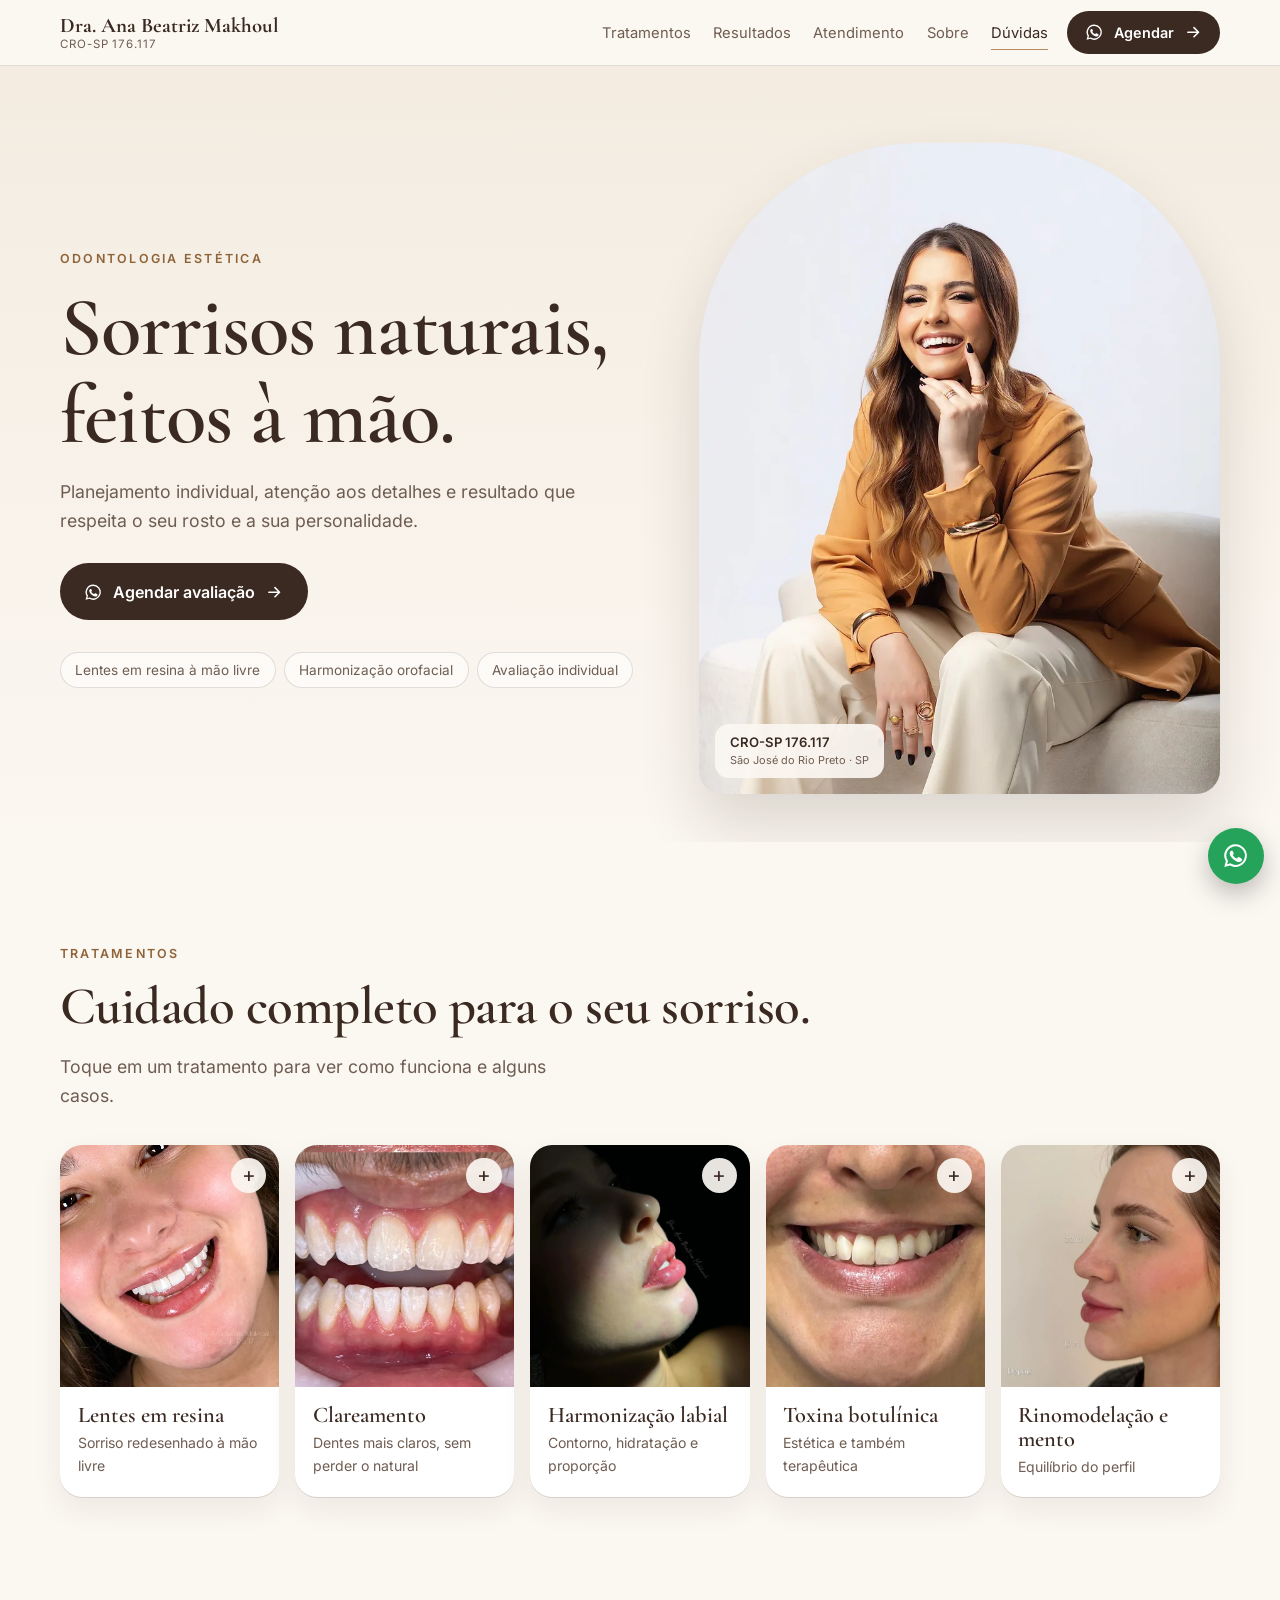
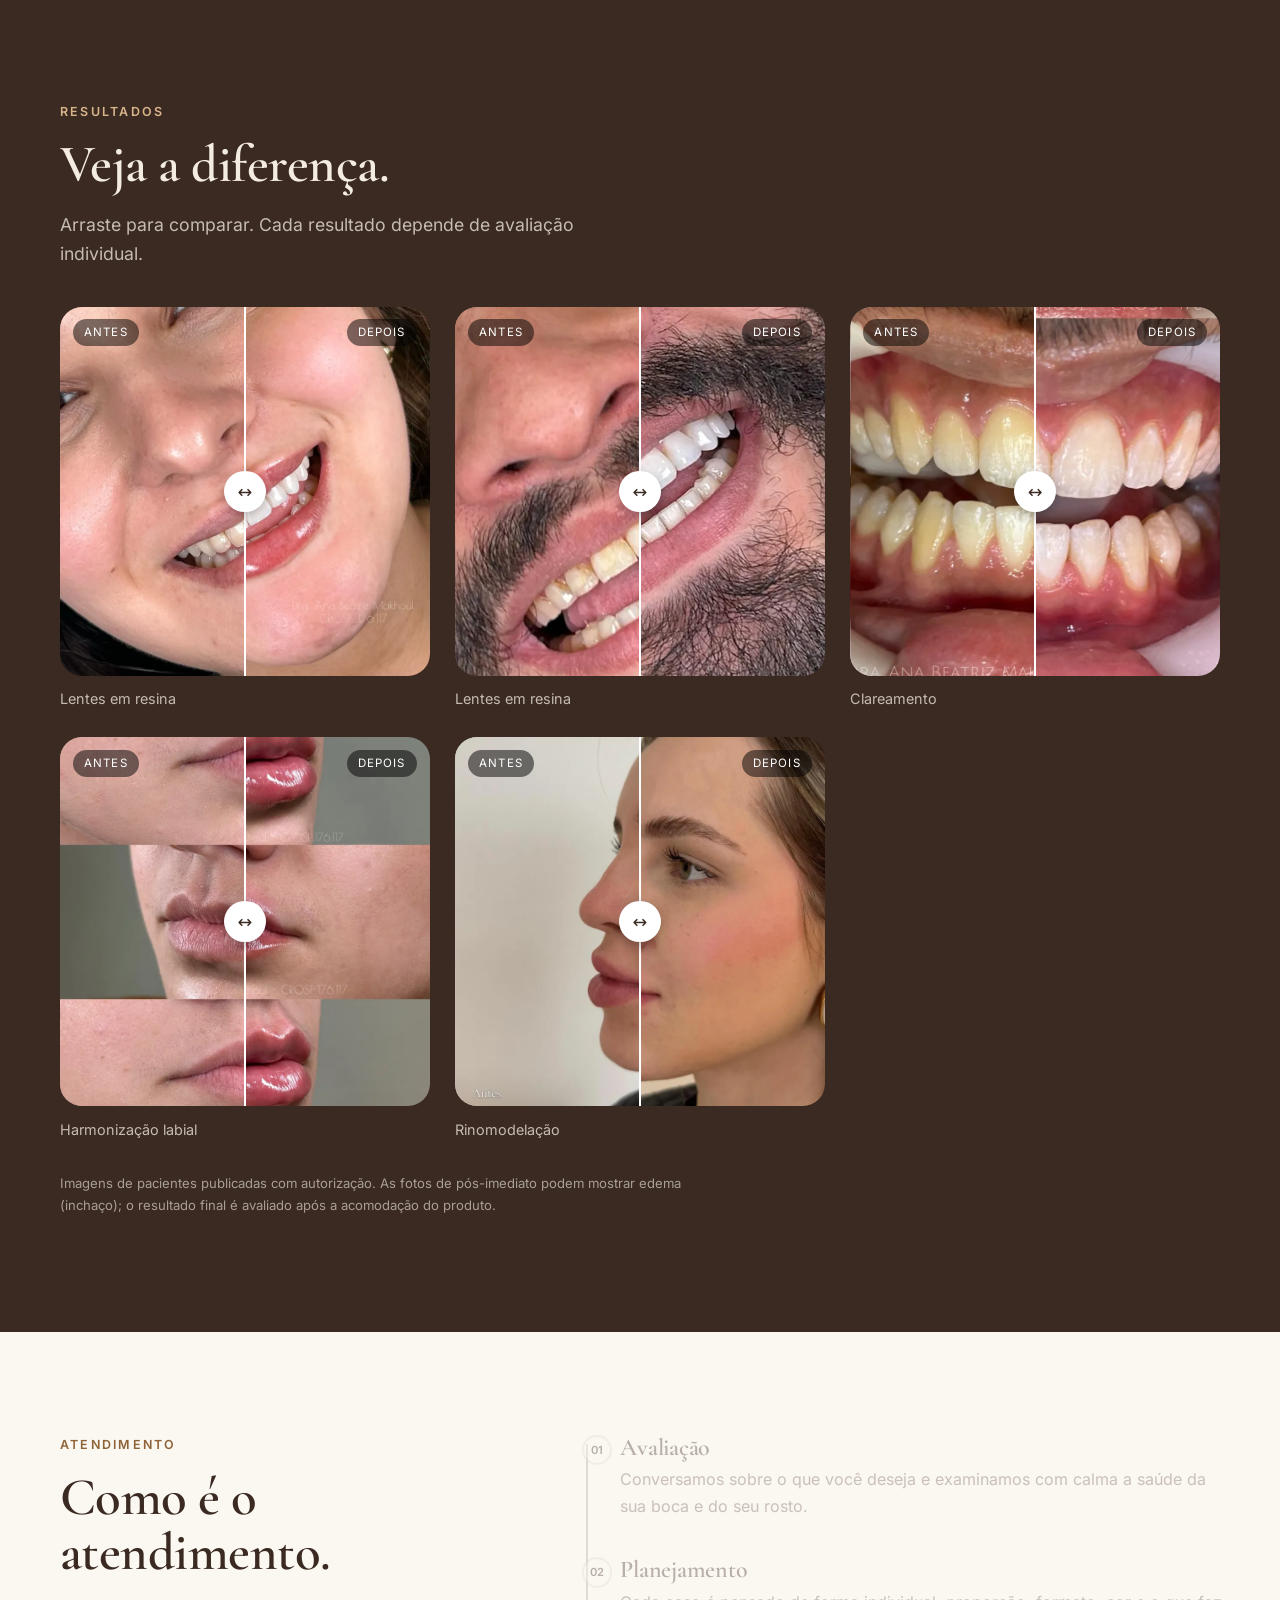
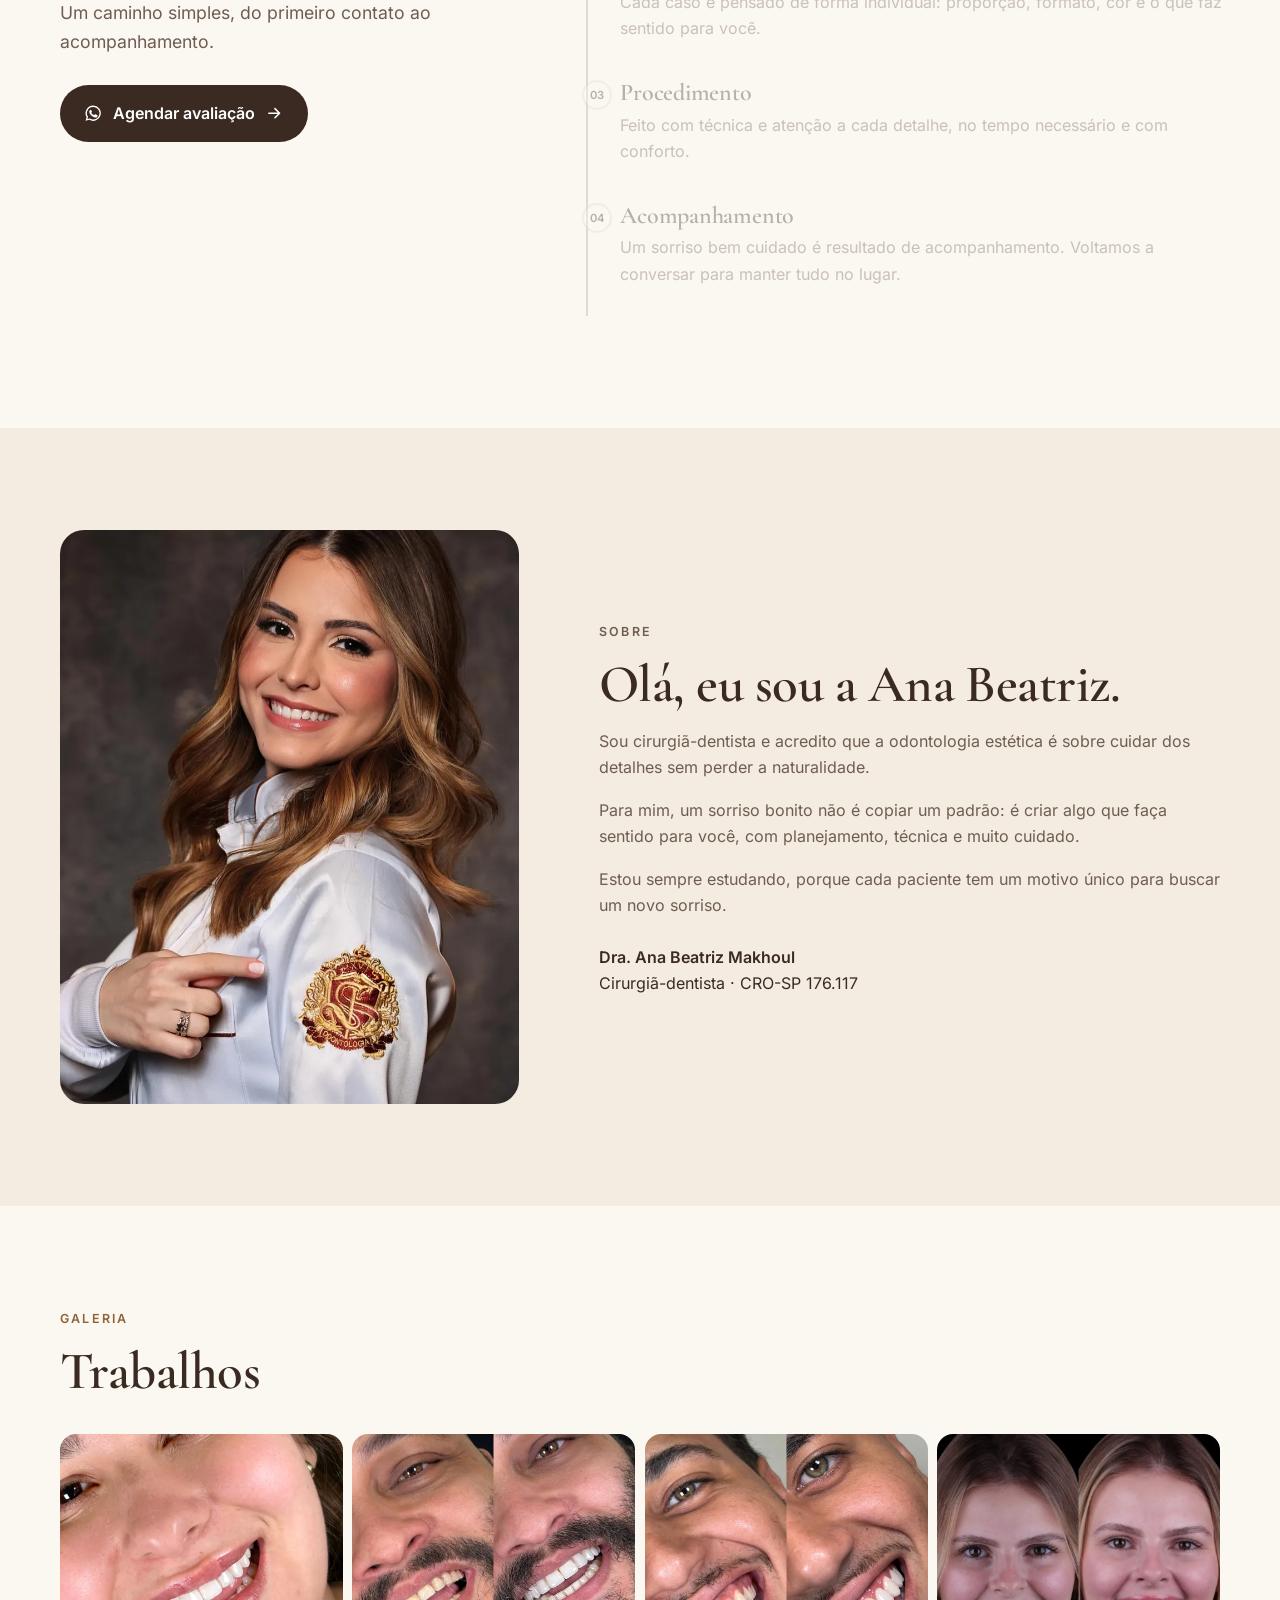
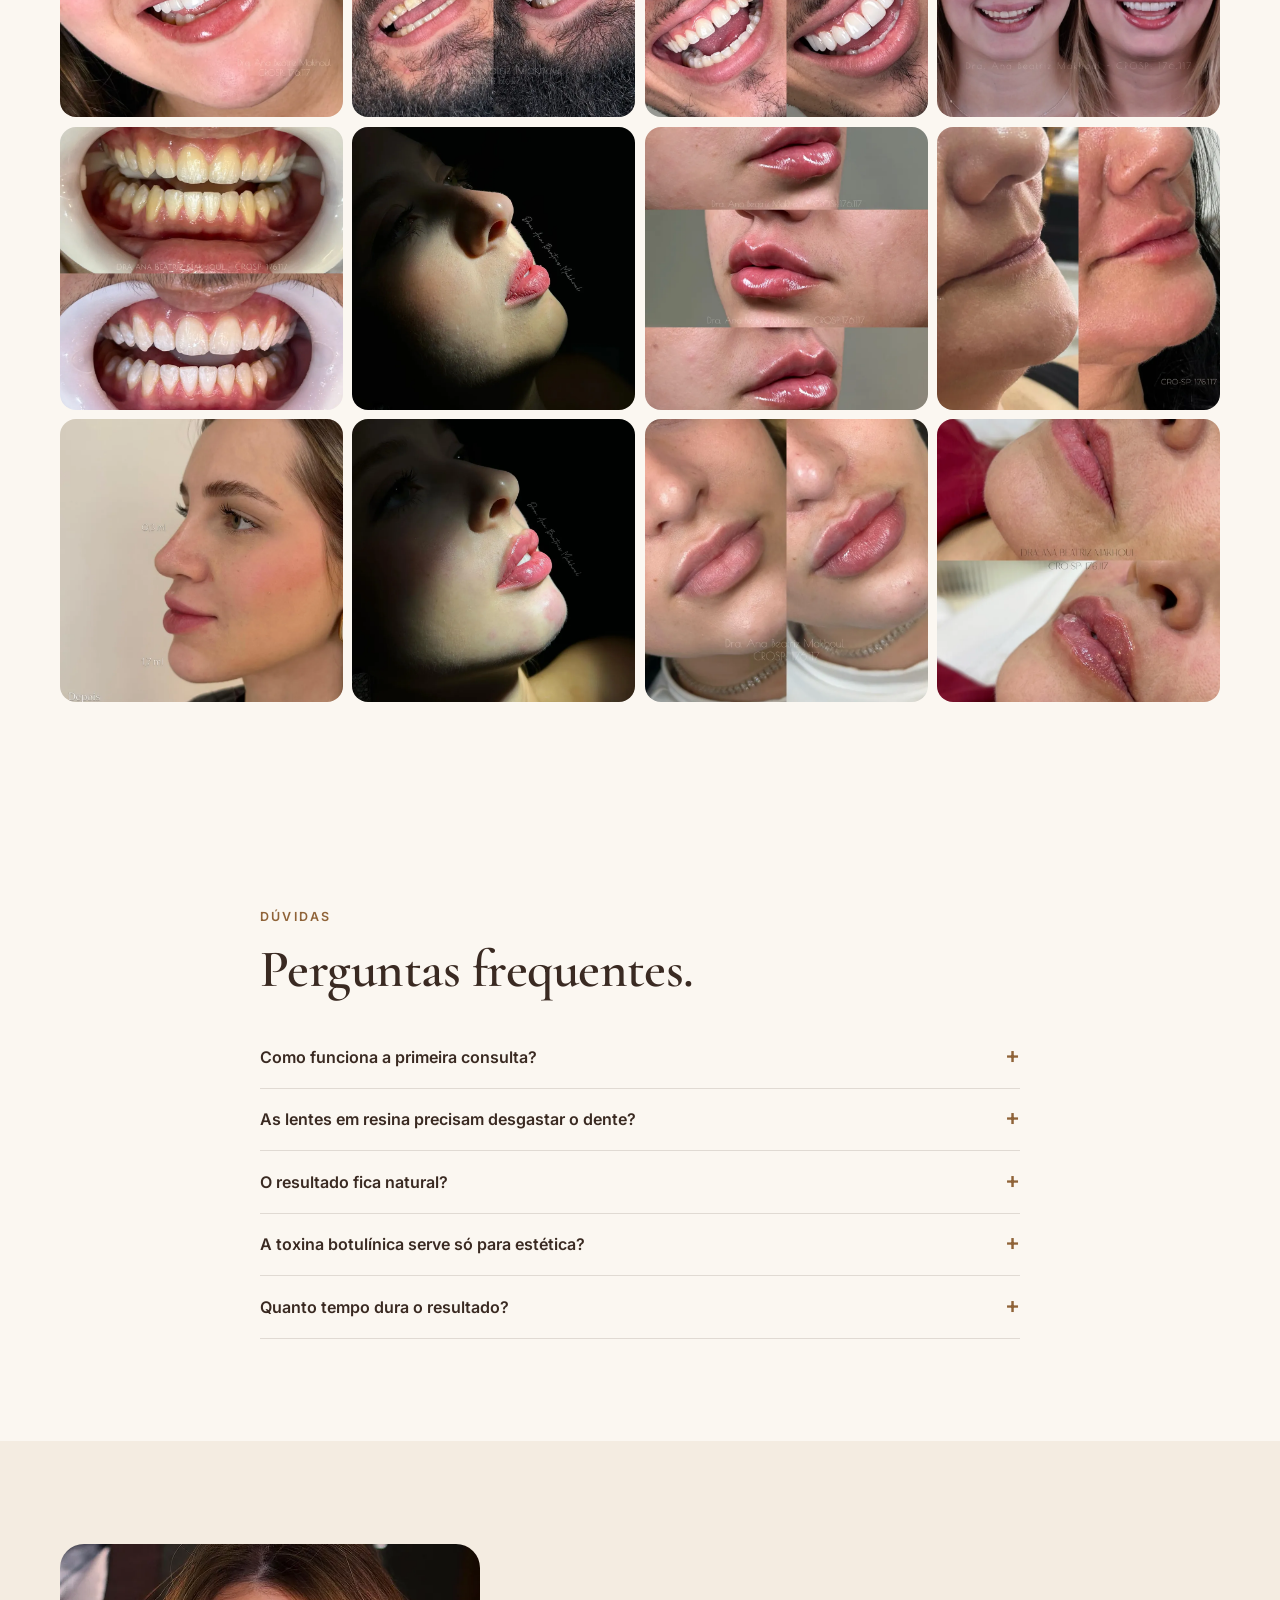
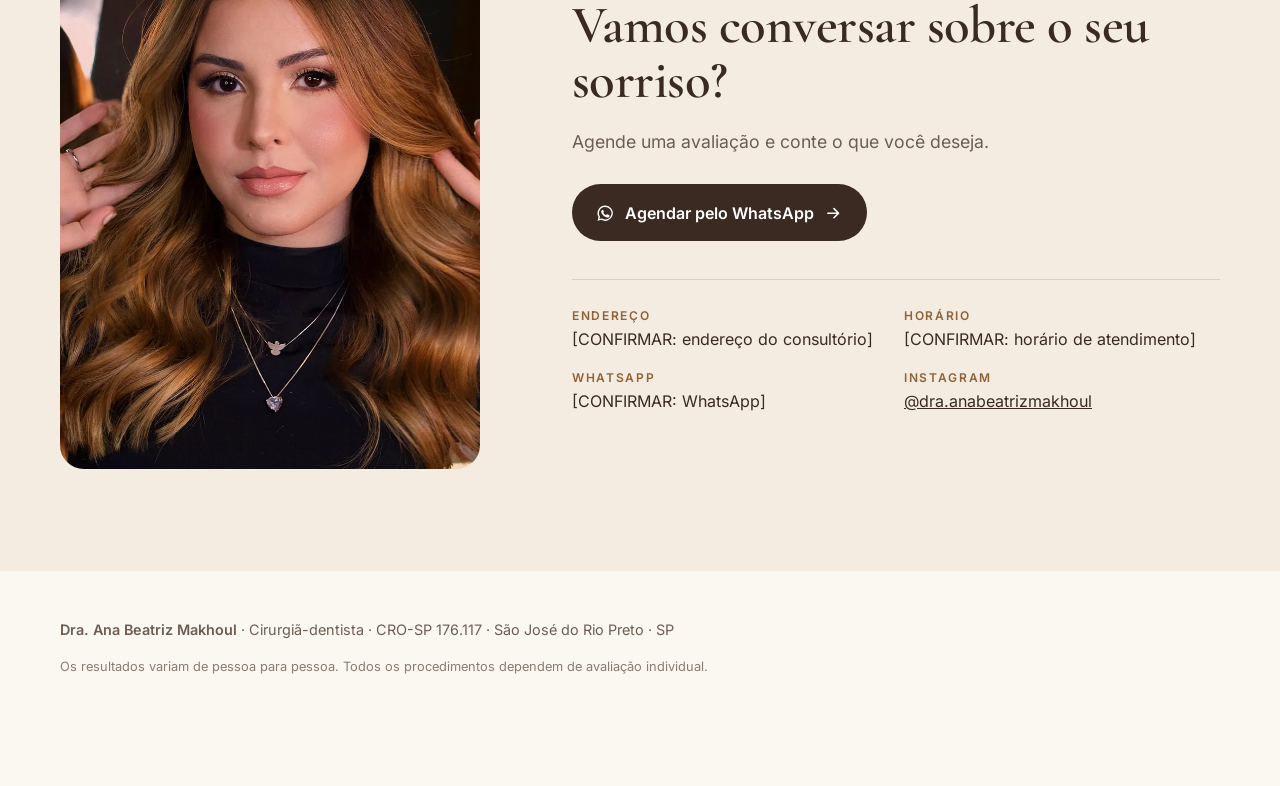
<file: index.html>
<!doctype html><html lang="pt-BR"><head><meta charset="utf-8"><meta name="viewport" content="width=device-width,initial-scale=1">
<title>Dra. Ana Beatriz Makhoul | Dentista em São José do Rio Preto</title><meta name="description" content="Odontologia estética em São José do Rio Preto: lentes em resina feitas à mão livre, harmonização orofacial e cuidado com naturalidade. Agende sua avaliação."><meta name="theme-color" content="#f4ece1">
<link rel="icon" href="data:image/svg+xml,%3Csvg xmlns='http://www.w3.org/2000/svg' viewBox='0 0 64 64'%3E%3Crect width='64' height='64' rx='16' fill='%233a2a22'/%3E%3Ctext x='32' y='42' font-family='Georgia,serif' font-size='28' font-weight='700' fill='%23e9c9a3' text-anchor='middle'%3EAB%3C/text%3E%3C/svg%3E">
<meta property="og:type" content="website"><meta property="og:title" content="Dra. Ana Beatriz Makhoul | Dentista em São José do Rio Preto"><meta property="og:description" content="Odontologia estética em São José do Rio Preto: lentes em resina feitas à mão livre, harmonização orofacial e cuidado com naturalidade. Agende sua avaliação."><meta property="og:image" content="og.jpg"><meta property="og:locale" content="pt_BR"><meta name="twitter:card" content="summary_large_image">
<link rel="stylesheet" href="clinica.css"><script type="application/ld+json">{"@context": "https://schema.org", "@type": "Dentist", "name": "Dra. Ana Beatriz Makhoul", "areaServed": "São José do Rio Preto", "identifier": "CRO-SP 176.117", "sameAs": ["https://www.instagram.com/dra.anabeatrizmakhoul/"]}</script></head><body>
<header class="topo"><a class="marca" href="#topo"><b>Dra. Ana Beatriz Makhoul</b><small>CRO-SP 176.117</small></a><nav class="menu" id="menu"><a href="#tratamentos">Tratamentos</a><a href="#resultados">Resultados</a><a href="#atendimento">Atendimento</a><a href="#sobre">Sobre</a><a href="#duvidas">Dúvidas</a></nav>
<a class="btn btn-peq" href="https://wa.me/?text=Ol%C3%A1%2C%20Dra.%20Ana%20Beatriz%21%20Vi%20sua%20p%C3%A1gina%20e%20gostaria%20de%20agendar%20uma%20avalia%C3%A7%C3%A3o." target="_blank" rel="noopener noreferrer" data-cta="header"><svg class="ico" viewBox="0 0 24 24" fill="currentColor" aria-hidden="true"><path d="M12 2a10 10 0 0 0-8.6 15.1L2 22l5-1.3A10 10 0 1 0 12 2zm0 18.2a8.2 8.2 0 0 1-4.2-1.2l-.3-.2-3 .8.8-2.9-.2-.3A8.2 8.2 0 1 1 12 20.2zm4.5-6.1c-.2-.1-1.5-.7-1.7-.8s-.4-.1-.6.1-.7.8-.8 1-.3.2-.5.1a6.7 6.7 0 0 1-3.3-2.9c-.2-.4.2-.4.7-1.3.1-.2 0-.3 0-.4l-.8-1.8c-.2-.5-.4-.4-.6-.4h-.5a1 1 0 0 0-.7.3 3 3 0 0 0-.9 2.2 5.3 5.3 0 0 0 1.1 2.8 12 12 0 0 0 4.6 4c1.7.7 2.4.8 3.2.7a2.7 2.7 0 0 0 1.8-1.3 2.2 2.2 0 0 0 .2-1.3c-.1-.1-.3-.2-.5-.3z"/></svg><span>Agendar</span><svg class="ico" viewBox="0 0 24 24" fill="none" stroke="currentColor" stroke-width="2" stroke-linecap="round" stroke-linejoin="round" aria-hidden="true"><path d="M5 12h14M13 6l6 6-6 6"/></svg></a><button class="burger" id="burger" aria-label="Menu" aria-expanded="false"><i></i><i></i></button></header>
<main id="topo">
<section class="hero"><div class="trilho hero-grid"><div class="hero-txt"><p class="kicker">Odontologia estética</p>
<h1>Sorrisos naturais, feitos à mão.</h1><p class="lead">Planejamento individual, atenção aos detalhes e resultado que respeita o seu rosto e a sua personalidade.</p><a class="btn" href="https://wa.me/?text=Ol%C3%A1%2C%20Dra.%20Ana%20Beatriz%21%20Vi%20sua%20p%C3%A1gina%20e%20gostaria%20de%20agendar%20uma%20avalia%C3%A7%C3%A3o." target="_blank" rel="noopener noreferrer" data-cta="hero"><svg class="ico" viewBox="0 0 24 24" fill="currentColor" aria-hidden="true"><path d="M12 2a10 10 0 0 0-8.6 15.1L2 22l5-1.3A10 10 0 1 0 12 2zm0 18.2a8.2 8.2 0 0 1-4.2-1.2l-.3-.2-3 .8.8-2.9-.2-.3A8.2 8.2 0 1 1 12 20.2zm4.5-6.1c-.2-.1-1.5-.7-1.7-.8s-.4-.1-.6.1-.7.8-.8 1-.3.2-.5.1a6.7 6.7 0 0 1-3.3-2.9c-.2-.4.2-.4.7-1.3.1-.2 0-.3 0-.4l-.8-1.8c-.2-.5-.4-.4-.6-.4h-.5a1 1 0 0 0-.7.3 3 3 0 0 0-.9 2.2 5.3 5.3 0 0 0 1.1 2.8 12 12 0 0 0 4.6 4c1.7.7 2.4.8 3.2.7a2.7 2.7 0 0 0 1.8-1.3 2.2 2.2 0 0 0 .2-1.3c-.1-.1-.3-.2-.5-.3z"/></svg><span>Agendar avaliação</span><svg class="ico" viewBox="0 0 24 24" fill="none" stroke="currentColor" stroke-width="2" stroke-linecap="round" stroke-linejoin="round" aria-hidden="true"><path d="M5 12h14M13 6l6 6-6 6"/></svg></a>
<ul class="chips"><li>Lentes em resina à mão livre</li><li>Harmonização orofacial</li><li>Avaliação individual</li></ul></div>
<div class="hero-foto"><img class="" src="2026-08-19_DcOrzcFkVyg_01.webp" alt="Dra. Ana Beatriz Makhoul" decoding="async"><span class="selo">CRO-SP 176.117<br><small>São José do Rio Preto · SP</small></span></div></div></section>

<section id="tratamentos" class="secao"><div class="trilho"><p class="kicker">Tratamentos</p><h2>Cuidado completo para o seu sorriso.</h2>
<p class="lead">Toque em um tratamento para ver como funciona e alguns casos.</p><div class="cards-t"><button class="card-t" type="button" data-trat="0" aria-haspopup="dialog"><span class="card-foto"><img class="" src="2026-10-05_DeGKN-hjh9l_01.webp" alt="Lentes em resina" loading="lazy" decoding="async"></span><span class="card-txt"><b>Lentes em resina</b><small>Sorriso redesenhado à mão livre</small></span><span class="card-mais" aria-hidden="true">+</span></button><button class="card-t" type="button" data-trat="1" aria-haspopup="dialog"><span class="card-foto"><img class="" src="2026-08-20_DcRn6GjhQEe_depois.webp" alt="Clareamento" loading="lazy" decoding="async"></span><span class="card-txt"><b>Clareamento</b><small>Dentes mais claros, sem perder o natural</small></span><span class="card-mais" aria-hidden="true">+</span></button><button class="card-t" type="button" data-trat="2" aria-haspopup="dialog"><span class="card-foto"><img class="" src="2026-04-13_DXFCZldDpZP_01.webp" alt="Harmonização labial" loading="lazy" decoding="async"></span><span class="card-txt"><b>Harmonização labial</b><small>Contorno, hidratação e proporção</small></span><span class="card-mais" aria-hidden="true">+</span></button><button class="card-t" type="button" data-trat="3" aria-haspopup="dialog"><span class="card-foto"><img class="" src="2026-02-26_DVOo60Sjtzl_depois.webp" alt="Toxina botulínica" loading="lazy" decoding="async"></span><span class="card-txt"><b>Toxina botulínica</b><small>Estética e também terapêutica</small></span><span class="card-mais" aria-hidden="true">+</span></button><button class="card-t" type="button" data-trat="4" aria-haspopup="dialog"><span class="card-foto"><img class="" src="2026-03-12_DVyzUsnjiwL_03.webp" alt="Rinomodelação e mento" loading="lazy" decoding="async"></span><span class="card-txt"><b>Rinomodelação e mento</b><small>Equilíbrio do perfil</small></span><span class="card-mais" aria-hidden="true">+</span></button></div></div></section>
<template id="trat-0"><div class="painel-t"><h3>Lentes em resina</h3><p>Lentes de resina composta esculpidas à mão, uma a uma, respeitando a proporção, o formato e a individualidade do seu sorriso. Cada caso é planejado antes de começar.</p><ul class="pontos"><li>Planejamento individualizado</li><li>Esculpidas à mão livre</li><li>Resultado harmônico e natural</li></ul><div class="minis"><button type="button" class="mini" data-zoom><img class="" src="2026-10-05_DeGKN-hjh9l_01.webp" alt="Lentes em resina" loading="lazy" decoding="async"></button><button type="button" class="mini" data-zoom><img class="" src="2026-09-29_Dd4PB72R68p_01.webp" alt="Lentes em resina" loading="lazy" decoding="async"></button><button type="button" class="mini" data-zoom><img class="" src="2026-09-19_Dde0jFChqP3_01.webp" alt="Lentes em resina" loading="lazy" decoding="async"></button><button type="button" class="mini" data-zoom><img class="" src="2026-08-17_DcKE9aOR0yk_01.webp" alt="Lentes em resina" loading="lazy" decoding="async"></button><button type="button" class="mini" data-zoom><img class="" src="2026-10-06_DeK6mvsuKZx_01.webp" alt="Lentes em resina" loading="lazy" decoding="async"></button></div><a class="btn" href="https://wa.me/?text=Ol%C3%A1%2C%20Dra.%20Ana%20Beatriz%21%20Vi%20sua%20p%C3%A1gina%20e%20quero%20saber%20mais%20sobre%20lentes%20em%20resina." target="_blank" rel="noopener noreferrer" data-cta="trat-lentes"><svg class="ico" viewBox="0 0 24 24" fill="currentColor" aria-hidden="true"><path d="M12 2a10 10 0 0 0-8.6 15.1L2 22l5-1.3A10 10 0 1 0 12 2zm0 18.2a8.2 8.2 0 0 1-4.2-1.2l-.3-.2-3 .8.8-2.9-.2-.3A8.2 8.2 0 1 1 12 20.2zm4.5-6.1c-.2-.1-1.5-.7-1.7-.8s-.4-.1-.6.1-.7.8-.8 1-.3.2-.5.1a6.7 6.7 0 0 1-3.3-2.9c-.2-.4.2-.4.7-1.3.1-.2 0-.3 0-.4l-.8-1.8c-.2-.5-.4-.4-.6-.4h-.5a1 1 0 0 0-.7.3 3 3 0 0 0-.9 2.2 5.3 5.3 0 0 0 1.1 2.8 12 12 0 0 0 4.6 4c1.7.7 2.4.8 3.2.7a2.7 2.7 0 0 0 1.8-1.3 2.2 2.2 0 0 0 .2-1.3c-.1-.1-.3-.2-.5-.3z"/></svg><span>Quero saber mais</span><svg class="ico" viewBox="0 0 24 24" fill="none" stroke="currentColor" stroke-width="2" stroke-linecap="round" stroke-linejoin="round" aria-hidden="true"><path d="M5 12h14M13 6l6 6-6 6"/></svg></a></div></template><template id="trat-1"><div class="painel-t"><h3>Clareamento</h3><p>Clareamento de consultório com avaliação prévia, para um sorriso mais iluminado e saudável, no tom certo para você.</p><ul class="pontos"><li>Avaliação antes de começar</li><li>Acompanhamento profissional</li><li>Tom natural</li></ul><div class="minis"><button type="button" class="mini" data-zoom><img class="" src="2026-08-20_DcRn6GjhQEe_depois.webp" alt="Clareamento" loading="lazy" decoding="async"></button><button type="button" class="mini" data-zoom><img class="" src="2026-08-20_DcRn6GjhQEe_01.webp" alt="Clareamento" loading="lazy" decoding="async"></button></div><a class="btn" href="https://wa.me/?text=Ol%C3%A1%2C%20Dra.%20Ana%20Beatriz%21%20Quero%20saber%20mais%20sobre%20clareamento%20dental." target="_blank" rel="noopener noreferrer" data-cta="trat-clareamento"><svg class="ico" viewBox="0 0 24 24" fill="currentColor" aria-hidden="true"><path d="M12 2a10 10 0 0 0-8.6 15.1L2 22l5-1.3A10 10 0 1 0 12 2zm0 18.2a8.2 8.2 0 0 1-4.2-1.2l-.3-.2-3 .8.8-2.9-.2-.3A8.2 8.2 0 1 1 12 20.2zm4.5-6.1c-.2-.1-1.5-.7-1.7-.8s-.4-.1-.6.1-.7.8-.8 1-.3.2-.5.1a6.7 6.7 0 0 1-3.3-2.9c-.2-.4.2-.4.7-1.3.1-.2 0-.3 0-.4l-.8-1.8c-.2-.5-.4-.4-.6-.4h-.5a1 1 0 0 0-.7.3 3 3 0 0 0-.9 2.2 5.3 5.3 0 0 0 1.1 2.8 12 12 0 0 0 4.6 4c1.7.7 2.4.8 3.2.7a2.7 2.7 0 0 0 1.8-1.3 2.2 2.2 0 0 0 .2-1.3c-.1-.1-.3-.2-.5-.3z"/></svg><span>Quero saber mais</span><svg class="ico" viewBox="0 0 24 24" fill="none" stroke="currentColor" stroke-width="2" stroke-linecap="round" stroke-linejoin="round" aria-hidden="true"><path d="M5 12h14M13 6l6 6-6 6"/></svg></a></div></template><template id="trat-2"><div class="painel-t"><h3>Harmonização labial</h3><p>Preenchimento labial feito aos poucos, no volume que combina com o seu rosto e com o que você deseja, sem exageros.</p><ul class="pontos"><li>Quantidade definida caso a caso</li><li>Contorno e proporção</li><li>Resultado discreto</li></ul><div class="minis"><button type="button" class="mini" data-zoom><img class="" src="2026-04-13_DXFCZldDpZP_01.webp" alt="Harmonização labial" loading="lazy" decoding="async"></button><button type="button" class="mini" data-zoom><img class="" src="2026-07-25_DbOBxZtDv-D_01.webp" alt="Harmonização labial" loading="lazy" decoding="async"></button><button type="button" class="mini" data-zoom><img class="" src="2026-04-17_DXPM-emDsQ8_01.webp" alt="Harmonização labial" loading="lazy" decoding="async"></button><button type="button" class="mini" data-zoom><img class="" src="2026-03-13_DV1qMbTAb38_01.webp" alt="Harmonização labial" loading="lazy" decoding="async"></button><button type="button" class="mini" data-zoom><img class="" src="2026-09-15_DdUI8JaO76k_01.webp" alt="Harmonização labial" loading="lazy" decoding="async"></button></div><a class="btn" href="https://wa.me/?text=Ol%C3%A1%2C%20Dra.%20Ana%20Beatriz%21%20Quero%20saber%20mais%20sobre%20harmoniza%C3%A7%C3%A3o%20labial." target="_blank" rel="noopener noreferrer" data-cta="trat-labios"><svg class="ico" viewBox="0 0 24 24" fill="currentColor" aria-hidden="true"><path d="M12 2a10 10 0 0 0-8.6 15.1L2 22l5-1.3A10 10 0 1 0 12 2zm0 18.2a8.2 8.2 0 0 1-4.2-1.2l-.3-.2-3 .8.8-2.9-.2-.3A8.2 8.2 0 1 1 12 20.2zm4.5-6.1c-.2-.1-1.5-.7-1.7-.8s-.4-.1-.6.1-.7.8-.8 1-.3.2-.5.1a6.7 6.7 0 0 1-3.3-2.9c-.2-.4.2-.4.7-1.3.1-.2 0-.3 0-.4l-.8-1.8c-.2-.5-.4-.4-.6-.4h-.5a1 1 0 0 0-.7.3 3 3 0 0 0-.9 2.2 5.3 5.3 0 0 0 1.1 2.8 12 12 0 0 0 4.6 4c1.7.7 2.4.8 3.2.7a2.7 2.7 0 0 0 1.8-1.3 2.2 2.2 0 0 0 .2-1.3c-.1-.1-.3-.2-.5-.3z"/></svg><span>Quero saber mais</span><svg class="ico" viewBox="0 0 24 24" fill="none" stroke="currentColor" stroke-width="2" stroke-linecap="round" stroke-linejoin="round" aria-hidden="true"><path d="M5 12h14M13 6l6 6-6 6"/></svg></a></div></template><template id="trat-3"><div class="painel-t"><h3>Toxina botulínica</h3><p>Indicada para suavizar expressões, equilibrar o sorriso gengival e também no cuidado com bruxismo e dor orofacial, sempre após avaliação.</p><ul class="pontos"><li>Sorriso gengival</li><li>Bruxismo e DTM</li><li>Avaliação individualizada</li></ul><div class="minis"><button type="button" class="mini" data-zoom><img class="" src="2026-02-26_DVOo60Sjtzl_depois.webp" alt="Toxina botulínica" loading="lazy" decoding="async"></button><button type="button" class="mini" data-zoom><img class="" src="2026-02-26_DVOo60Sjtzl_01.webp" alt="Toxina botulínica" loading="lazy" decoding="async"></button><button type="button" class="mini" data-zoom><img class="" src="2026-04-08_DW4U5aAjsow_01.webp" alt="Toxina botulínica" loading="lazy" decoding="async"></button></div><a class="btn" href="https://wa.me/?text=Ol%C3%A1%2C%20Dra.%20Ana%20Beatriz%21%20Quero%20saber%20mais%20sobre%20toxina%20botul%C3%ADnica." target="_blank" rel="noopener noreferrer" data-cta="trat-toxina"><svg class="ico" viewBox="0 0 24 24" fill="currentColor" aria-hidden="true"><path d="M12 2a10 10 0 0 0-8.6 15.1L2 22l5-1.3A10 10 0 1 0 12 2zm0 18.2a8.2 8.2 0 0 1-4.2-1.2l-.3-.2-3 .8.8-2.9-.2-.3A8.2 8.2 0 1 1 12 20.2zm4.5-6.1c-.2-.1-1.5-.7-1.7-.8s-.4-.1-.6.1-.7.8-.8 1-.3.2-.5.1a6.7 6.7 0 0 1-3.3-2.9c-.2-.4.2-.4.7-1.3.1-.2 0-.3 0-.4l-.8-1.8c-.2-.5-.4-.4-.6-.4h-.5a1 1 0 0 0-.7.3 3 3 0 0 0-.9 2.2 5.3 5.3 0 0 0 1.1 2.8 12 12 0 0 0 4.6 4c1.7.7 2.4.8 3.2.7a2.7 2.7 0 0 0 1.8-1.3 2.2 2.2 0 0 0 .2-1.3c-.1-.1-.3-.2-.5-.3z"/></svg><span>Quero saber mais</span><svg class="ico" viewBox="0 0 24 24" fill="none" stroke="currentColor" stroke-width="2" stroke-linecap="round" stroke-linejoin="round" aria-hidden="true"><path d="M5 12h14M13 6l6 6-6 6"/></svg></a></div></template><template id="trat-4"><div class="painel-t"><h3>Rinomodelação e mento</h3><p>Harmonização do perfil com rinomodelação e projeção de mento, buscando equilíbrio entre as feições e preservando a sua identidade.</p><ul class="pontos"><li>Perfil equilibrado</li><li>Pouco produto, planejamento preciso</li><li>Naturalidade</li></ul><div class="minis"><button type="button" class="mini" data-zoom><img class="" src="2026-03-12_DVyzUsnjiwL_03.webp" alt="Rinomodelação e mento" loading="lazy" decoding="async"></button><button type="button" class="mini" data-zoom><img class="" src="2026-03-12_DVyzUsnjiwL_02.webp" alt="Rinomodelação e mento" loading="lazy" decoding="async"></button><button type="button" class="mini" data-zoom><img class="" src="2026-03-12_DVyzUsnjiwL_01.webp" alt="Rinomodelação e mento" loading="lazy" decoding="async"></button></div><a class="btn" href="https://wa.me/?text=Ol%C3%A1%2C%20Dra.%20Ana%20Beatriz%21%20Quero%20saber%20mais%20sobre%20rinomodela%C3%A7%C3%A3o%20e%20mento." target="_blank" rel="noopener noreferrer" data-cta="trat-rino"><svg class="ico" viewBox="0 0 24 24" fill="currentColor" aria-hidden="true"><path d="M12 2a10 10 0 0 0-8.6 15.1L2 22l5-1.3A10 10 0 1 0 12 2zm0 18.2a8.2 8.2 0 0 1-4.2-1.2l-.3-.2-3 .8.8-2.9-.2-.3A8.2 8.2 0 1 1 12 20.2zm4.5-6.1c-.2-.1-1.5-.7-1.7-.8s-.4-.1-.6.1-.7.8-.8 1-.3.2-.5.1a6.7 6.7 0 0 1-3.3-2.9c-.2-.4.2-.4.7-1.3.1-.2 0-.3 0-.4l-.8-1.8c-.2-.5-.4-.4-.6-.4h-.5a1 1 0 0 0-.7.3 3 3 0 0 0-.9 2.2 5.3 5.3 0 0 0 1.1 2.8 12 12 0 0 0 4.6 4c1.7.7 2.4.8 3.2.7a2.7 2.7 0 0 0 1.8-1.3 2.2 2.2 0 0 0 .2-1.3c-.1-.1-.3-.2-.5-.3z"/></svg><span>Quero saber mais</span><svg class="ico" viewBox="0 0 24 24" fill="none" stroke="currentColor" stroke-width="2" stroke-linecap="round" stroke-linejoin="round" aria-hidden="true"><path d="M5 12h14M13 6l6 6-6 6"/></svg></a></div></template>

<section id="resultados" class="secao escura"><div class="trilho"><p class="kicker">Resultados</p><h2>Veja a diferença.</h2><p class="lead">Arraste para comparar. Cada resultado depende de avaliação individual.</p>
<div class="bas"><figure class="ba" data-ba style="--pos:50%"><div class="ba-img"><img class="" src="2026-10-05_DeGKN-hjh9l_01.webp" alt="Lentes em resina depois" loading="lazy" decoding="async"><div class="ba-antes"><img class="" src="2026-10-05_DeGKN-hjh9l_02.webp" alt="Lentes em resina antes" loading="lazy" decoding="async"></div><span class="ba-tag a">Antes</span><span class="ba-tag d">Depois</span><span class="ba-linha"></span><input type="range" min="0" max="100" value="50" aria-label="Comparar antes e depois — Lentes em resina"></div><figcaption>Lentes em resina</figcaption></figure><figure class="ba" data-ba style="--pos:50%"><div class="ba-img"><img class="" src="2026-09-29_Dd4PB72R68p_depois.webp" alt="Lentes em resina depois" loading="lazy" decoding="async"><div class="ba-antes"><img class="" src="2026-09-29_Dd4PB72R68p_antes.webp" alt="Lentes em resina antes" loading="lazy" decoding="async"></div><span class="ba-tag a">Antes</span><span class="ba-tag d">Depois</span><span class="ba-linha"></span><input type="range" min="0" max="100" value="50" aria-label="Comparar antes e depois — Lentes em resina"></div><figcaption>Lentes em resina</figcaption></figure><figure class="ba" data-ba style="--pos:50%"><div class="ba-img"><img class="" src="2026-08-20_DcRn6GjhQEe_depois.webp" alt="Clareamento depois" loading="lazy" decoding="async"><div class="ba-antes"><img class="" src="2026-08-20_DcRn6GjhQEe_antes.webp" alt="Clareamento antes" loading="lazy" decoding="async"></div><span class="ba-tag a">Antes</span><span class="ba-tag d">Depois</span><span class="ba-linha"></span><input type="range" min="0" max="100" value="50" aria-label="Comparar antes e depois — Clareamento"></div><figcaption>Clareamento</figcaption></figure><figure class="ba" data-ba style="--pos:50%"><div class="ba-img"><img class="" src="2026-07-25_DbOBxZtDv-D_01.webp" alt="Harmonização labial depois" loading="lazy" decoding="async"><div class="ba-antes"><img class="" src="2026-07-25_DbOBxZtDv-D_02.webp" alt="Harmonização labial antes" loading="lazy" decoding="async"></div><span class="ba-tag a">Antes</span><span class="ba-tag d">Depois</span><span class="ba-linha"></span><input type="range" min="0" max="100" value="50" aria-label="Comparar antes e depois — Harmonização labial"></div><figcaption>Harmonização labial</figcaption></figure><figure class="ba" data-ba style="--pos:50%"><div class="ba-img"><img class="" src="2026-03-12_DVyzUsnjiwL_03.webp" alt="Rinomodelação depois" loading="lazy" decoding="async"><div class="ba-antes"><img class="" src="2026-03-12_DVyzUsnjiwL_02.webp" alt="Rinomodelação antes" loading="lazy" decoding="async"></div><span class="ba-tag a">Antes</span><span class="ba-tag d">Depois</span><span class="ba-linha"></span><input type="range" min="0" max="100" value="50" aria-label="Comparar antes e depois — Rinomodelação"></div><figcaption>Rinomodelação</figcaption></figure></div><p class="aviso">Imagens de pacientes publicadas com autorização. As fotos de pós-imediato podem mostrar edema (inchaço); o resultado final é avaliado após a acomodação do produto.</p></div></section>

<section id="atendimento" class="secao"><div class="trilho passos-grid"><div><p class="kicker">Atendimento</p><h2>Como é o atendimento.</h2>
<p class="lead">Um caminho simples, do primeiro contato ao acompanhamento.</p><a class="btn" href="https://wa.me/?text=Ol%C3%A1%2C%20Dra.%20Ana%20Beatriz%21%20Vi%20sua%20p%C3%A1gina%20e%20gostaria%20de%20agendar%20uma%20avalia%C3%A7%C3%A3o." target="_blank" rel="noopener noreferrer" data-cta="passos"><svg class="ico" viewBox="0 0 24 24" fill="currentColor" aria-hidden="true"><path d="M12 2a10 10 0 0 0-8.6 15.1L2 22l5-1.3A10 10 0 1 0 12 2zm0 18.2a8.2 8.2 0 0 1-4.2-1.2l-.3-.2-3 .8.8-2.9-.2-.3A8.2 8.2 0 1 1 12 20.2zm4.5-6.1c-.2-.1-1.5-.7-1.7-.8s-.4-.1-.6.1-.7.8-.8 1-.3.2-.5.1a6.7 6.7 0 0 1-3.3-2.9c-.2-.4.2-.4.7-1.3.1-.2 0-.3 0-.4l-.8-1.8c-.2-.5-.4-.4-.6-.4h-.5a1 1 0 0 0-.7.3 3 3 0 0 0-.9 2.2 5.3 5.3 0 0 0 1.1 2.8 12 12 0 0 0 4.6 4c1.7.7 2.4.8 3.2.7a2.7 2.7 0 0 0 1.8-1.3 2.2 2.2 0 0 0 .2-1.3c-.1-.1-.3-.2-.5-.3z"/></svg><span>Agendar avaliação</span><svg class="ico" viewBox="0 0 24 24" fill="none" stroke="currentColor" stroke-width="2" stroke-linecap="round" stroke-linejoin="round" aria-hidden="true"><path d="M5 12h14M13 6l6 6-6 6"/></svg></a></div>
<ol class="passos" id="passos"><li class="passo"><span class="num">01</span><div><h3>Avaliação</h3><p>Conversamos sobre o que você deseja e examinamos com calma a saúde da sua boca e do seu rosto.</p></div></li><li class="passo"><span class="num">02</span><div><h3>Planejamento</h3><p>Cada caso é pensado de forma individual: proporção, formato, cor e o que faz sentido para você.</p></div></li><li class="passo"><span class="num">03</span><div><h3>Procedimento</h3><p>Feito com técnica e atenção a cada detalhe, no tempo necessário e com conforto.</p></div></li><li class="passo"><span class="num">04</span><div><h3>Acompanhamento</h3><p>Um sorriso bem cuidado é resultado de acompanhamento. Voltamos a conversar para manter tudo no lugar.</p></div></li></ol></div></section>

<section id="sobre" class="secao sobre"><div class="trilho sobre-grid"><div class="sobre-foto"><img class="" src="2025-11-06_DQshp1yDMfc_01.webp" alt="Dra. Ana Beatriz Makhoul" loading="lazy" decoding="async"></div>
<div><p class="kicker">Sobre</p><h2>Olá, eu sou a Ana Beatriz.</h2><p>Sou cirurgiã-dentista e acredito que a odontologia estética é sobre cuidar dos detalhes sem perder a naturalidade.</p><p>Para mim, um sorriso bonito não é copiar um padrão: é criar algo que faça sentido para você, com planejamento, técnica e muito cuidado.</p><p>Estou sempre estudando, porque cada paciente tem um motivo único para buscar um novo sorriso.</p><p class="ass"><b>Dra. Ana Beatriz Makhoul</b><br>Cirurgiã-dentista · CRO-SP 176.117</p></div></div></section>

<section id="galeria" class="secao"><div class="trilho"><p class="kicker">Galeria</p><h2>Trabalhos</h2><div class="galeria"><button type="button" class="g-item" data-zoom><img class="" src="2026-10-05_DeGKN-hjh9l_01.webp" alt="Trabalho da Dra. Ana Beatriz" loading="lazy" decoding="async"></button><button type="button" class="g-item" data-zoom><img class="" src="2026-09-29_Dd4PB72R68p_01.webp" alt="Trabalho da Dra. Ana Beatriz" loading="lazy" decoding="async"></button><button type="button" class="g-item" data-zoom><img class="" src="2026-09-19_Dde0jFChqP3_01.webp" alt="Trabalho da Dra. Ana Beatriz" loading="lazy" decoding="async"></button><button type="button" class="g-item" data-zoom><img class="" src="2026-08-17_DcKE9aOR0yk_01.webp" alt="Trabalho da Dra. Ana Beatriz" loading="lazy" decoding="async"></button><button type="button" class="g-item" data-zoom><img class="" src="2026-08-20_DcRn6GjhQEe_01.webp" alt="Trabalho da Dra. Ana Beatriz" loading="lazy" decoding="async"></button><button type="button" class="g-item" data-zoom><img class="" src="2026-04-13_DXFCZldDpZP_02.webp" alt="Trabalho da Dra. Ana Beatriz" loading="lazy" decoding="async"></button><button type="button" class="g-item" data-zoom><img class="" src="2026-07-25_DbOBxZtDv-D_01.webp" alt="Trabalho da Dra. Ana Beatriz" loading="lazy" decoding="async"></button><button type="button" class="g-item" data-zoom><img class="" src="2026-03-06_DVjWy3Ujuvc_01.webp" alt="Trabalho da Dra. Ana Beatriz" loading="lazy" decoding="async"></button><button type="button" class="g-item" data-zoom><img class="" src="2026-03-12_DVyzUsnjiwL_03.webp" alt="Trabalho da Dra. Ana Beatriz" loading="lazy" decoding="async"></button><button type="button" class="g-item" data-zoom><img class="" src="2026-04-13_DXFCZldDpZP_01.webp" alt="Trabalho da Dra. Ana Beatriz" loading="lazy" decoding="async"></button><button type="button" class="g-item" data-zoom><img class="" src="2026-09-15_DdUI8JaO76k_01.webp" alt="Trabalho da Dra. Ana Beatriz" loading="lazy" decoding="async"></button><button type="button" class="g-item" data-zoom><img class="" src="2026-03-13_DV1qMbTAb38_01.webp" alt="Trabalho da Dra. Ana Beatriz" loading="lazy" decoding="async"></button></div></div></section>

<section id="duvidas" class="secao"><div class="trilho estreito"><p class="kicker">Dúvidas</p><h2>Perguntas frequentes.</h2><div class="faq"><details><summary>Como funciona a primeira consulta?</summary><p>É uma avaliação individual: conversamos sobre o que você deseja, examinamos sua saúde bucal e facial e definimos juntos o melhor caminho.</p></details><details><summary>As lentes em resina precisam desgastar o dente?</summary><p>Isso depende de cada caso e é definido na avaliação. O planejamento busca sempre a abordagem mais conservadora possível.</p></details><details><summary>O resultado fica natural?</summary><p>Esse é o objetivo de todo o trabalho: respeitar a proporção do seu rosto e a sua individualidade, sem exageros.</p></details><details><summary>A toxina botulínica serve só para estética?</summary><p>Não. Ela também pode ser indicada no cuidado com bruxismo e dor orofacial, após avaliação.</p></details><details><summary>Quanto tempo dura o resultado?</summary><p>A duração varia de acordo com o procedimento e com cada paciente. Na avaliação explicamos o que esperar e como manter.</p></details></div></div></section>

<section id="contato" class="secao final"><div class="trilho final-grid"><div class="final-foto"><img class="" src="2025-09-28_DPJrteWDkot_02.webp" alt="Dra. Ana Beatriz Makhoul" loading="lazy" decoding="async"></div><div class="final-txt"><h2>Vamos conversar sobre o seu sorriso?</h2>
<p class="lead">Agende uma avaliação e conte o que você deseja.</p><a class="btn" href="https://wa.me/?text=Ol%C3%A1%2C%20Dra.%20Ana%20Beatriz%21%20Vi%20sua%20p%C3%A1gina%20e%20gostaria%20de%20agendar%20uma%20avalia%C3%A7%C3%A3o." target="_blank" rel="noopener noreferrer" data-cta="final"><svg class="ico" viewBox="0 0 24 24" fill="currentColor" aria-hidden="true"><path d="M12 2a10 10 0 0 0-8.6 15.1L2 22l5-1.3A10 10 0 1 0 12 2zm0 18.2a8.2 8.2 0 0 1-4.2-1.2l-.3-.2-3 .8.8-2.9-.2-.3A8.2 8.2 0 1 1 12 20.2zm4.5-6.1c-.2-.1-1.5-.7-1.7-.8s-.4-.1-.6.1-.7.8-.8 1-.3.2-.5.1a6.7 6.7 0 0 1-3.3-2.9c-.2-.4.2-.4.7-1.3.1-.2 0-.3 0-.4l-.8-1.8c-.2-.5-.4-.4-.6-.4h-.5a1 1 0 0 0-.7.3 3 3 0 0 0-.9 2.2 5.3 5.3 0 0 0 1.1 2.8 12 12 0 0 0 4.6 4c1.7.7 2.4.8 3.2.7a2.7 2.7 0 0 0 1.8-1.3 2.2 2.2 0 0 0 .2-1.3c-.1-.1-.3-.2-.5-.3z"/></svg><span>Agendar pelo WhatsApp</span><svg class="ico" viewBox="0 0 24 24" fill="none" stroke="currentColor" stroke-width="2" stroke-linecap="round" stroke-linejoin="round" aria-hidden="true"><path d="M5 12h14M13 6l6 6-6 6"/></svg></a>
<ul class="info"><li><b>Endereço</b>[CONFIRMAR: endereço do consultório]</li><li><b>Horário</b>[CONFIRMAR: horário de atendimento]</li><li><b>WhatsApp</b>[CONFIRMAR: WhatsApp]</li>
<li><b>Instagram</b><a href="https://www.instagram.com/dra.anabeatrizmakhoul/" target="_blank" rel="noopener noreferrer">@dra.anabeatrizmakhoul</a></li></ul></div></div></section>
</main>
<footer class="rodape"><div class="trilho"><p><b>Dra. Ana Beatriz Makhoul</b> · Cirurgiã-dentista · CRO-SP 176.117 · São José do Rio Preto · SP</p><p class="peq">Os resultados variam de pessoa para pessoa. Todos os procedimentos dependem de avaliação individual.</p></div></footer>
<a class="wa-flut" href="https://wa.me/?text=Ol%C3%A1%2C%20Dra.%20Ana%20Beatriz%21%20Vi%20sua%20p%C3%A1gina%20e%20gostaria%20de%20agendar%20uma%20avalia%C3%A7%C3%A3o." target="_blank" rel="noopener noreferrer" aria-label="Agendar pelo WhatsApp" data-cta="flutuante"><svg class="ico" viewBox="0 0 24 24" fill="currentColor" aria-hidden="true"><path d="M12 2a10 10 0 0 0-8.6 15.1L2 22l5-1.3A10 10 0 1 0 12 2zm0 18.2a8.2 8.2 0 0 1-4.2-1.2l-.3-.2-3 .8.8-2.9-.2-.3A8.2 8.2 0 1 1 12 20.2zm4.5-6.1c-.2-.1-1.5-.7-1.7-.8s-.4-.1-.6.1-.7.8-.8 1-.3.2-.5.1a6.7 6.7 0 0 1-3.3-2.9c-.2-.4.2-.4.7-1.3.1-.2 0-.3 0-.4l-.8-1.8c-.2-.5-.4-.4-.6-.4h-.5a1 1 0 0 0-.7.3 3 3 0 0 0-.9 2.2 5.3 5.3 0 0 0 1.1 2.8 12 12 0 0 0 4.6 4c1.7.7 2.4.8 3.2.7a2.7 2.7 0 0 0 1.8-1.3 2.2 2.2 0 0 0 .2-1.3c-.1-.1-.3-.2-.5-.3z"/></svg></a>
<dialog id="dlg" class="dlg"><button class="fechar" type="button" aria-label="Fechar" data-fechar>×</button><div id="dlg-c"></div></dialog>
<dialog class="lb" id="lb"><button class="fechar" type="button" aria-label="Fechar" data-fechar>×</button><button class="lb-n ant" type="button" aria-label="Anterior">‹</button><img alt=""><button class="lb-n prox" type="button" aria-label="Próxima">›</button></dialog>
<script src="clinica.js" defer></script></body></html>
</file>
<file: clinica.css>
@font-face{font-family:"Cormorant Garamond";font-weight:500;font-style:normal;font-display:swap;src:url(cormorant-garamond-latin-500-normal.woff2) format("woff2")}@font-face{font-family:"Cormorant Garamond";font-weight:600;font-style:normal;font-display:swap;src:url(cormorant-garamond-latin-600-normal.woff2) format("woff2")}@font-face{font-family:"Cormorant Garamond";font-weight:700;font-style:normal;font-display:swap;src:url(cormorant-garamond-latin-700-normal.woff2) format("woff2")}@font-face{font-family:Inter;font-weight:400;font-style:normal;font-display:swap;src:url(inter-latin-400-normal.woff2) format("woff2")}@font-face{font-family:Inter;font-weight:500;font-style:normal;font-display:swap;src:url(inter-latin-500-normal.woff2) format("woff2")}@font-face{font-family:Inter;font-weight:600;font-style:normal;font-display:swap;src:url(inter-latin-600-normal.woff2) format("woff2")}
:root{--areia:#f4ece1;--creme:#fbf7f1;--cacau:#3a2a22;--suave:#6f5d52;--ouro:#b98a5e;--ouro-esc:#8f6338;--linha:rgba(58,42,34,.14);--serif:"Cormorant Garamond",Georgia,serif;--sans:Inter,system-ui,sans-serif}
*{box-sizing:border-box}html{scroll-behavior:smooth;scroll-padding-top:80px}
body{margin:0;background:var(--creme);color:var(--cacau);font:16px/1.65 var(--sans);-webkit-font-smoothing:antialiased}
img{display:block;max-width:100%}a{color:inherit}.sr{position:absolute;width:1px;height:1px;overflow:hidden;clip:rect(0 0 0 0)}
.trilho{width:min(1160px,100% - 2rem);margin-inline:auto}.estreito{width:min(760px,100% - 2rem)}.centro{text-align:center}
.ico{width:1.15rem;height:1.15rem;flex:none}
h1,h2,h3{font-family:var(--serif);font-weight:600;line-height:1.05;margin:0;letter-spacing:-.01em}
h1{font-size:clamp(2.8rem,8vw,5.2rem)}h2{font-size:clamp(2.1rem,5vw,3.3rem)}h3{font-size:1.5rem}
.kicker{font-size:.78rem;letter-spacing:.18em;text-transform:uppercase;color:var(--ouro-esc);font-weight:600;margin:0 0 .9rem}
.lead{font-size:1.1rem;color:var(--suave);max-width:34rem;margin:1.1rem 0 1.8rem}.centro .lead{margin-inline:auto}
.btn{display:inline-flex;align-items:center;gap:.65rem;background:var(--cacau);color:#fff;text-decoration:none;font-weight:600;padding:.95rem 1.5rem;border-radius:999px;transition:transform .25s,background .25s}
.btn:hover{background:var(--ouro-esc);transform:translateY(-2px)}.btn-peq{padding:.6rem 1.1rem;font-size:.9rem}
.topo{position:sticky;top:0;z-index:30;display:flex;align-items:center;gap:1.2rem;padding:.7rem max(1rem,calc((100% - 1160px)/2));background:rgba(251,247,241,.88);backdrop-filter:blur(12px);border-bottom:1px solid var(--linha)}
.marca{text-decoration:none;display:grid;line-height:1.15;margin-right:auto}.marca b{font-family:var(--serif);font-size:1.3rem}@media(max-width:480px){.marca b{font-size:1.05rem;white-space:nowrap}.topo{gap:.6rem}.btn-peq span{display:none}.btn-peq{padding:.6rem .8rem}}.marca small{font-size:.72rem;color:var(--suave);letter-spacing:.08em}
.menu{display:none;gap:1.4rem;font-size:.92rem}.menu a{text-decoration:none;color:var(--suave)}.menu a:hover{color:var(--cacau)}
.burger{width:2.6rem;height:2.6rem;border:1px solid var(--linha);border-radius:50%;background:none;display:grid;place-content:center;gap:5px;cursor:pointer}.burger i{display:block;width:16px;height:1.5px;background:var(--cacau)}
.menu.aberto{display:grid;position:absolute;top:100%;left:0;right:0;background:var(--creme);padding:1rem;border-bottom:1px solid var(--linha);gap:.9rem}
.hero{background:linear-gradient(180deg,var(--areia),var(--creme));padding:clamp(2rem,6vw,5rem) 0 3rem;overflow:hidden}
.hero-grid{display:grid;gap:2.2rem;align-items:center}@media(min-width:900px){.hero-grid{grid-template-columns:1.05fr .95fr;gap:4rem}}
.chips{list-style:none;padding:0;margin:2rem 0 0;display:flex;flex-wrap:wrap;gap:.5rem}.chips li{border:1px solid var(--linha);border-radius:999px;padding:.35rem .9rem;font-size:.85rem;color:var(--suave);background:rgba(255,255,255,.5)}
.hero-foto{position:relative;aspect-ratio:4/5;border-radius:220px 220px 24px 24px;overflow:hidden;background:#e8dccb;box-shadow:0 30px 60px rgba(58,42,34,.16)}
.hero-foto img,.hero-foto .ph{width:100%;height:100%;object-fit:cover}
.selo{position:absolute;left:1rem;bottom:1rem;background:rgba(251,247,241,.92);padding:.6rem .95rem;border-radius:14px;font-size:.82rem;font-weight:600;line-height:1.3}.selo small{font-weight:400;color:var(--suave)}
.ph{display:grid;place-items:center;background:linear-gradient(135deg,#eadfce,#d9c7ae);color:rgba(58,42,34,.35);font-size:.8rem;letter-spacing:.1em;text-transform:uppercase;min-height:100%;width:100%}
.secao{padding:clamp(3.5rem,8vw,6.5rem) 0}.escura{background:var(--cacau);color:#f4ece1}.escura .kicker{color:#d8b48b}.escura .lead{color:rgba(244,236,225,.75)}
.cards-t{display:grid;gap:1rem;margin-top:2.2rem;grid-template-columns:repeat(auto-fit,minmax(min(100%,190px),1fr))}
.card-t{position:relative;display:grid;text-align:left;padding:0;border:0;background:#fff;border-radius:22px;overflow:hidden;cursor:pointer;font:inherit;color:inherit;box-shadow:0 1px 0 var(--linha),0 12px 30px rgba(58,42,34,.07);transition:transform .35s,box-shadow .35s}
.card-t:hover{transform:translateY(-6px);box-shadow:0 20px 40px rgba(58,42,34,.14)}
.card-foto{aspect-ratio:4/4.4;overflow:hidden;background:#e8dccb}.card-foto img,.card-foto .ph{width:100%;height:100%;object-fit:cover;transition:transform .6s}.card-t:hover .card-foto img{transform:scale(1.06)}
.card-txt{display:grid;padding:1rem 1.1rem 1.2rem;gap:.2rem}.card-txt b{font-family:var(--serif);font-size:1.4rem;font-weight:600;line-height:1.1}.card-txt small{color:var(--suave);font-size:.88rem}
.card-mais{position:absolute;top:.8rem;right:.8rem;width:2.2rem;height:2.2rem;border-radius:50%;background:rgba(251,247,241,.92);display:grid;place-items:center;font-size:1.3rem;line-height:1}
.dlg{border:0;border-radius:26px;padding:0;width:min(640px,100% - 1.5rem);max-height:90vh;background:var(--creme);color:var(--cacau)}.dlg::backdrop{background:rgba(30,20,15,.55);backdrop-filter:blur(3px)}
#dlg-c{padding:2rem 1.6rem 1.8rem}.painel-t p{color:var(--suave)}.pontos{padding:0;list-style:none;display:grid;gap:.45rem;margin:1.2rem 0}.pontos li{padding-left:1.6rem;position:relative}.pontos li::before{content:"";position:absolute;left:0;top:.62em;width:.8rem;height:1px;background:var(--ouro)}
.minis{display:grid;grid-template-columns:repeat(auto-fill,minmax(110px,1fr));gap:.5rem;margin:1.2rem 0 1.6rem}.mini{padding:0;border:0;border-radius:12px;overflow:hidden;aspect-ratio:1;cursor:zoom-in;background:#e8dccb}.mini img,.mini .ph{width:100%;height:100%;object-fit:cover}
.fechar{position:absolute;top:.8rem;right:.8rem;z-index:3;width:2.5rem;height:2.5rem;border-radius:50%;border:0;background:rgba(58,42,34,.1);font-size:1.5rem;line-height:1;cursor:pointer;color:inherit}
.bas{display:grid;gap:1.6rem;margin-top:2.4rem;grid-template-columns:repeat(auto-fit,minmax(min(100%,320px),1fr))}
.ba{margin:0}.ba-img{position:relative;aspect-ratio:1;border-radius:22px;overflow:hidden;background:#2b1f19;touch-action:pan-y}.ba-img>img,.ba-img>.ph{position:absolute;inset:0;width:100%;height:100%;object-fit:cover}
.ba-antes{position:absolute;inset:0;clip-path:inset(0 calc(100% - var(--pos)) 0 0)}.ba-antes img,.ba-antes .ph{width:100%;height:100%;object-fit:cover}
.ba-linha{position:absolute;top:0;bottom:0;left:var(--pos);width:2px;background:#fff;transform:translateX(-1px);pointer-events:none}.ba-linha::after{content:"↔";position:absolute;top:50%;left:50%;width:2.6rem;height:2.6rem;margin:-1.3rem;border-radius:50%;background:#fff;color:var(--cacau);display:grid;place-items:center;font-size:1.1rem;box-shadow:0 4px 14px rgba(0,0,0,.3)}
.ba-img input{position:absolute;inset:0;width:100%;height:100%;opacity:0;cursor:ew-resize;margin:0}.ba-tag{position:absolute;top:.8rem;padding:.25rem .7rem;border-radius:999px;background:rgba(0,0,0,.5);color:#fff;font-size:.72rem;letter-spacing:.1em;text-transform:uppercase}.ba-tag.a{left:.8rem}.ba-tag.d{right:.8rem}
.ba figcaption{margin-top:.7rem;font-size:.9rem;color:rgba(244,236,225,.75)}.aviso{margin-top:2rem;font-size:.82rem;color:rgba(244,236,225,.6);max-width:42rem}
.passos-grid{display:grid;gap:2.5rem}@media(min-width:900px){.passos-grid{grid-template-columns:.8fr 1.2fr;gap:5rem;align-items:start}.passos-grid>div:first-child{position:sticky;top:110px}}
.passos{list-style:none;margin:0;padding:0 0 0 2.4rem;position:relative}.passos::before{content:"";position:absolute;left:.9rem;top:.6rem;bottom:.6rem;width:2px;background:var(--linha)}.passos::after{content:"";position:absolute;left:.9rem;top:.6rem;width:2px;height:calc((100% - 1.2rem) * var(--prog,0));background:var(--ouro)}
.passo{position:relative;display:flex;gap:1.1rem;padding:0 0 2.4rem;opacity:.35;transform:translateX(10px);transition:opacity .6s,transform .6s}.passo.on{opacity:1;transform:none}
.passo .num{position:absolute;left:-2.4rem;top:0;width:1.9rem;height:1.9rem;border-radius:50%;background:var(--creme);border:2px solid var(--linha);display:grid;place-items:center;font-size:.7rem;font-weight:700;transition:.5s}.passo.on .num{background:var(--ouro);border-color:var(--ouro);color:#fff}
.passo h3{margin-bottom:.4rem}.passo p{margin:0;color:var(--suave)}
.sobre{background:var(--areia)}.sobre-grid{display:grid;gap:2.2rem;align-items:center}@media(min-width:900px){.sobre-grid{grid-template-columns:.85fr 1.15fr;gap:5rem}}
.sobre-foto{aspect-ratio:4/5;border-radius:24px;overflow:hidden;background:#e1d3bf}.sobre-foto img,.sobre-foto .ph{width:100%;height:100%;object-fit:cover}.sobre p{color:var(--suave)}.ass{margin-top:1.6rem;color:var(--cacau)!important}
.galeria{display:grid;gap:.6rem;margin-top:2.2rem;grid-template-columns:repeat(2,1fr)}@media(min-width:700px){.galeria{grid-template-columns:repeat(4,1fr)}}
.g-item{padding:0;border:0;aspect-ratio:1;border-radius:16px;overflow:hidden;cursor:zoom-in;background:#e8dccb}.g-item img,.g-item .ph{width:100%;height:100%;object-fit:cover;transition:transform .5s}.g-item:hover img{transform:scale(1.07)}
.faq{margin-top:1.8rem}details{border-bottom:1px solid var(--linha);padding:1.1rem 0}summary{cursor:pointer;font-weight:600;list-style:none;display:flex;justify-content:space-between;gap:1rem}summary::-webkit-details-marker{display:none}summary::after{content:"+";font-size:1.4rem;line-height:1;color:var(--ouro-esc);transition:transform .3s}details[open] summary::after{transform:rotate(45deg)}details p{margin:.8rem 0 0;color:var(--suave)}
.final{background:var(--areia)}.final-grid{display:grid;gap:2rem;align-items:center}@media(min-width:900px){.final-grid{grid-template-columns:.8fr 1.2fr;gap:5rem}}.final-foto{aspect-ratio:4/5;border-radius:24px;overflow:hidden;background:#e1d3bf;max-width:420px}.final-foto img,.final-foto .ph{width:100%;height:100%;object-fit:cover}.final .lead{margin-inline:0}.info{list-style:none;padding:0;margin:2.4rem 0 0;display:grid;gap:1rem;text-align:left;border-top:1px solid var(--linha);padding-top:1.6rem}@media(min-width:700px){.info{grid-template-columns:1fr 1fr}}.info b{display:block;font-size:.75rem;letter-spacing:.14em;text-transform:uppercase;color:var(--ouro-esc)}
.rodape{padding:2rem 0 6rem;font-size:.9rem;color:var(--suave)}.peq{font-size:.8rem;opacity:.8}
.wa-flut{position:fixed;right:1rem;bottom:1rem;z-index:40;width:3.5rem;height:3.5rem;border-radius:50%;background:#25a35a;color:#fff;display:grid;place-items:center;box-shadow:0 10px 26px rgba(0,0,0,.25);transition:transform .25s}.wa-flut:hover{transform:scale(1.08)}.wa-flut .ico{width:1.7rem;height:1.7rem}
.lb{border:0;padding:0;margin:0;max-width:none;max-height:none;width:100vw;height:100vh;background:rgba(20,13,9,.94);place-items:center}.lb[open]{display:grid}.lb::backdrop{background:none}.lb img{max-width:min(92vw,900px);max-height:88vh;border-radius:12px}.lb .fechar{background:rgba(255,255,255,.15);color:#fff}
.lb-n{position:absolute;top:50%;width:3rem;height:3rem;border-radius:50%;border:0;background:rgba(255,255,255,.15);color:#fff;font-size:1.8rem;cursor:pointer;transform:translateY(-50%)}.ant{left:.8rem}.prox{right:.8rem}
.rev{opacity:0;transform:translateY(24px);transition:opacity .8s,transform .8s}.rev.on{opacity:1;transform:none}
@media(prefers-reduced-motion:reduce){*{transition:none!important;scroll-behavior:auto}.rev,.passo{opacity:1;transform:none}}

/* acabamento */
.hero-txt>*{opacity:0;transform:translateY(18px);animation:ent .9s cubic-bezier(.2,.7,.2,1) forwards}
.hero-txt>:nth-child(2){animation-delay:.12s}.hero-txt>:nth-child(3){animation-delay:.24s}.hero-txt>:nth-child(4){animation-delay:.36s}.hero-txt>:nth-child(5){animation-delay:.48s}
.hero-foto{opacity:0;transform:scale(.97);animation:ent .9s .2s cubic-bezier(.2,.7,.2,1) forwards}
@keyframes ent{to{opacity:1;transform:none}}
.menu a{position:relative;padding:.2rem 0}.menu a::after{content:"";position:absolute;left:0;right:0;bottom:-2px;height:1px;background:var(--ouro);transform:scaleX(0);transition:transform .3s}.menu a:hover::after,.menu a.ativo::after{transform:scaleX(1)}.menu a.ativo{color:var(--cacau)}
.ba-img.dica .ba-antes{animation:dica 1.6s ease-in-out 1}@keyframes dica{0%,100%{clip-path:inset(0 50% 0 0)}35%{clip-path:inset(0 30% 0 0)}70%{clip-path:inset(0 65% 0 0)}}
.ba-img.dica .ba-linha{animation:dica2 1.6s ease-in-out 1}@keyframes dica2{0%,100%{left:50%}35%{left:70%}70%{left:35%}}
.btn:focus-visible,.card-t:focus-visible,summary:focus-visible,.g-item:focus-visible,.mini:focus-visible{outline:3px solid var(--ouro);outline-offset:3px}
::selection{background:#e9c9a3}
@media(prefers-reduced-motion:reduce){.hero-txt>*,.hero-foto{opacity:1;transform:none;animation:none}.ba-img.dica *{animation:none!important}}

@media(min-width:900px){.menu{display:flex}.topo .btn-peq{order:3}.burger{display:none}}
</file>
